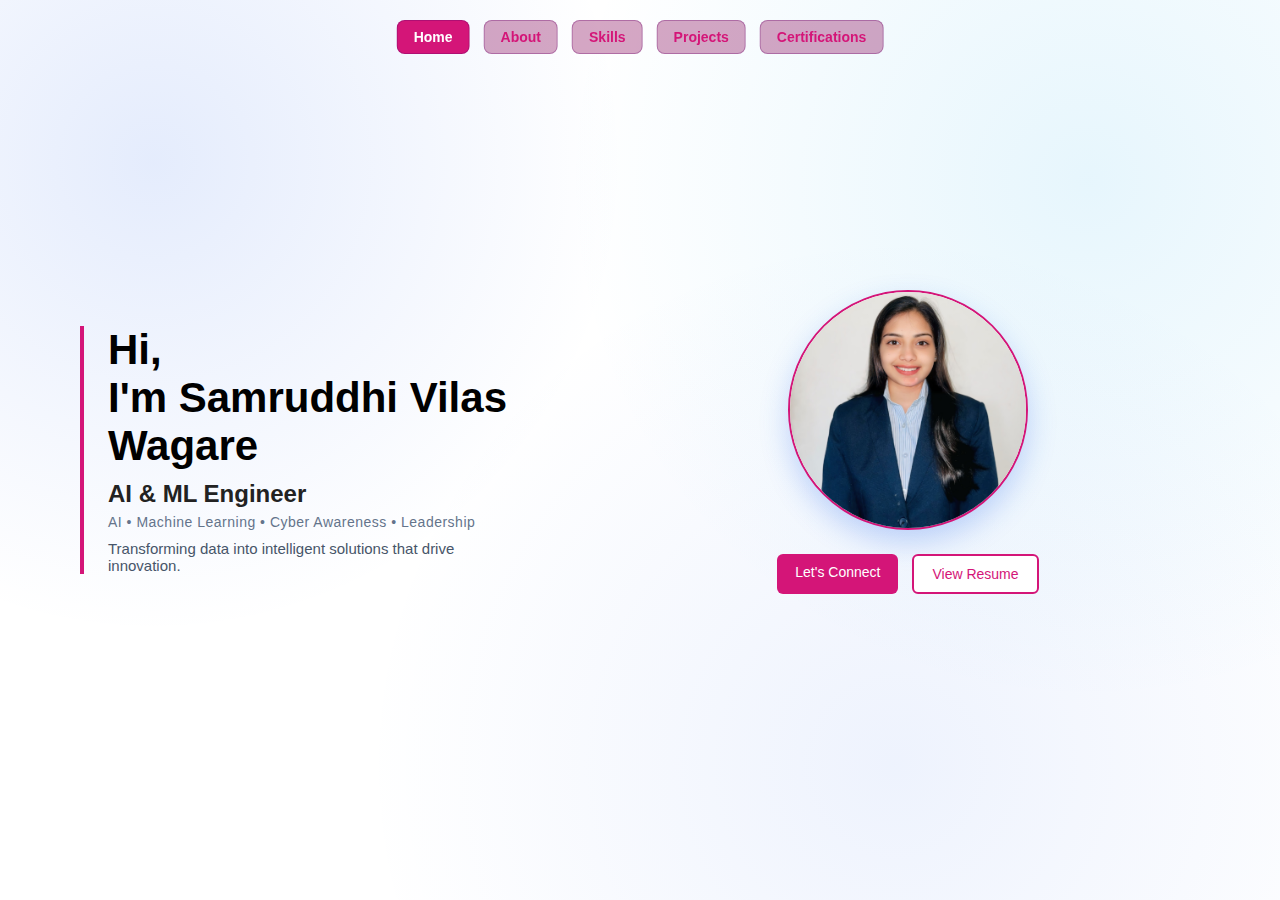
<file: index.html>
<!DOCTYPE html>
<html lang="en">
<head>
  <meta charset="UTF-8">
  <meta name="viewport" content="width=device-width, initial-scale=1.0">
  <title>Samruddhi Vilas Wagare | Portfolio</title>
  <link rel="stylesheet" href="styles.css">
  <link rel="stylesheet" href="https://cdnjs.cloudflare.com/ajax/libs/font-awesome/6.5.1/css/all.min.css">
</head>
<body>

  <!-- NAVIGATION BAR -->
<div class="nav-minimal">
  <a href="index.html" class="active"s>Home</a>
  <a href="about.html">About</a>
  <a href="skills.html">Skills</a>
  <a href="projects.html">Projects</a>
  <a href="certifications.html">Certifications</a>
</div>

  <!-- HERO SECTION -->
  <section id="home" class="hero">

    <!-- LEFT TEXT -->
    <div class="hero-text">
      <h1>Hi,<br>I'm Samruddhi Vilas Wagare</h1>
      <h2>AI & ML Engineer</h2>
      <p class="hero-focus">
       AI • Machine Learning • Cyber Awareness • Leadership
    </p>

      <p class="tagline">
        Transforming data into intelligent solutions that drive innovation.
      </p>
    </div>

    <!-- RIGHT PROFILE -->
    <div class="hero-profile">
      <img src="samruddhi photo.jpg" alt="Samruddhi Vilas Wagare">

      <!-- BUTTONS -->
      <div class="profile-buttons">
       <a href="#" class="btn primary" onclick="toggleContact(event)">Let's Connect</a>
        <a href="Samruddhi_Wagare_Resume.pdf" class="btn secondary" target="_blank">
           View Resume
        </a>

      </div>

      <!-- CONTACT DETAILS -->
      <div id="contactDetails" class="contact-details">

  <div class="connect-bar">

    <a href="mailto:samruddhiwagare98@gmail.com" class="connect-btn email">
      <i class="fas fa-envelope"></i> Email
    </a>

    <a href="https://github.com/samruddhi-wagare" target="_blank" class="connect-btn github">
      <i class="fab fa-github"></i> GitHub
    </a>

    <a href="https://www.linkedin.com/in/samruddhi-wagare-414857327/" target="_blank" class="connect-btn linkedin">
      <i class="fab fa-linkedin-in"></i> LinkedIn
    </a>

    <a href="https://www.kaggle.com/samruddhiwagare" target="_blank" class="connect-btn kaggle">
      <i class="fab fa-kaggle"></i> Kaggle
    </a>

    <a href="https://wa.me/917058181350" target="_blank" class="connect-btn whatsapp">
      <i class="fab fa-whatsapp"></i> WhatsApp
    </a>

  </div>

</div>

    </div>

  </section>

  <!-- SCRIPT -->
  <script>
    function toggleContact(event) {
      event.preventDefault();
      document.getElementById("contactDetails").classList.toggle("show");
    }
  </script>

</body>
</html>
</file>
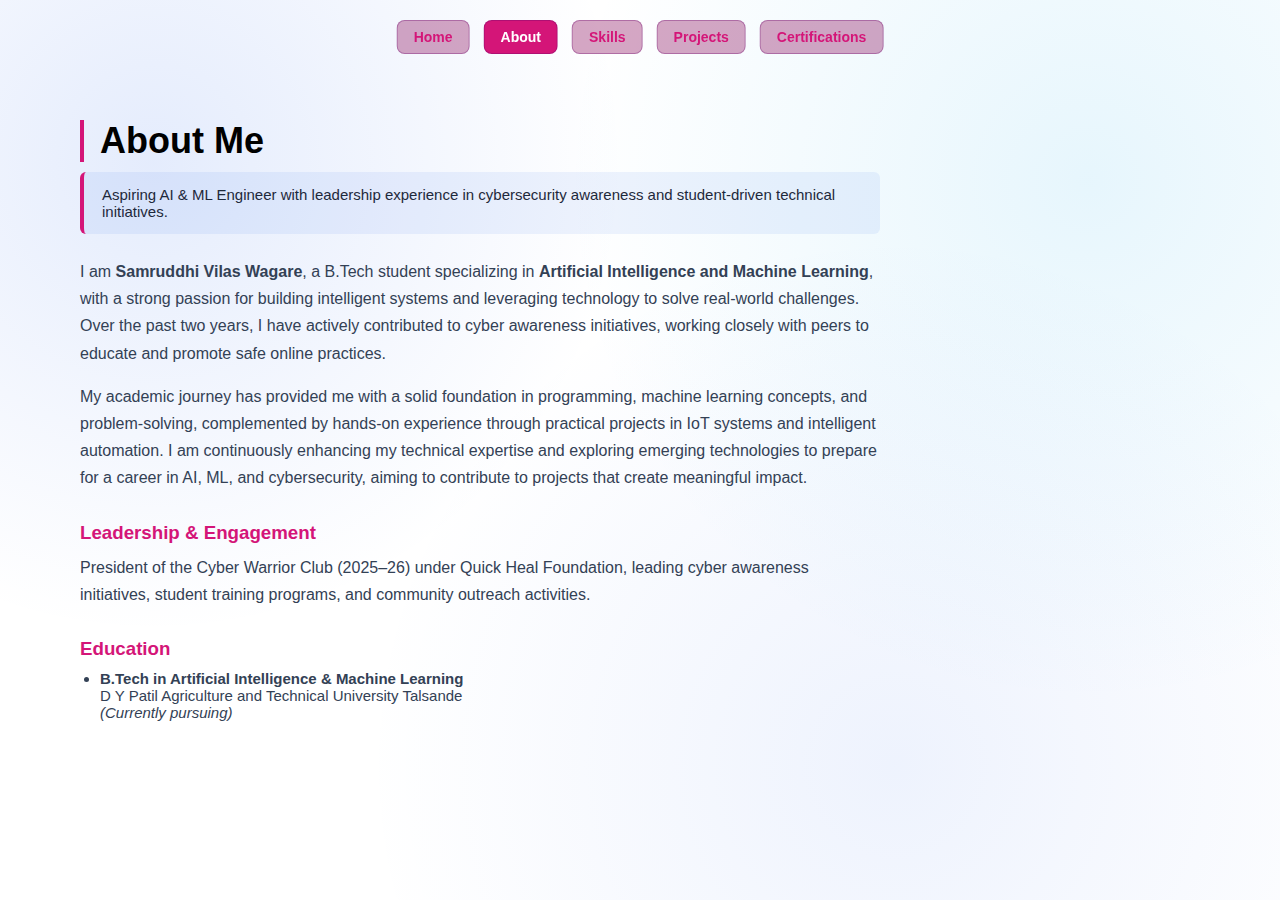
<file: about.html>
<!DOCTYPE html>
<html lang="en">
<head>
  <meta charset="UTF-8">
  <meta name="viewport" content="width=device-width, initial-scale=1.0">
  <title>About Me | Samruddhi Vilas Wagare</title>
  <link rel="stylesheet" href="styles.css">
</head>
<body>

  <!-- NAVIGATION BAR -->
<div class="nav-minimal">
  <a href="index.html">Home</a>
  <a href="about.html"class="active">About</a>
  <a href="skills.html">Skills</a>
  <a href="projects.html">Projects</a>
  <a href="certifications.html">Certifications</a>
</div>

  <!-- ABOUT SECTION -->
  <section class="about-section">

    <h1 class="section-title">About Me</h1>

    <div class="about-content">
        <div class="about-highlight">
        Aspiring AI & ML Engineer with leadership experience in cybersecurity
        awareness and student-driven technical initiatives.
        </div>


      <p>
        I am <strong>Samruddhi Vilas Wagare</strong>, a B.Tech student specializing 
        in <strong>Artificial Intelligence and Machine Learning</strong>, with a 
        strong passion for building intelligent systems and leveraging technology to solve real-world challenges. 
        Over the past two years, I have actively contributed to cyber awareness initiatives, 
        working closely with peers to educate and promote safe online practices.
      </p>

      <p>
        My academic journey has provided me with a solid 
        foundation in programming, machine learning concepts, 
        and problem-solving, complemented by hands-on experience 
        through practical projects in IoT systems and intelligent automation.
        I am continuously enhancing my technical expertise and exploring 
        emerging technologies to prepare for a career in AI, ML, and cybersecurity,
        aiming to contribute to projects that create meaningful impact.
      </p>

     <h3>Leadership & Engagement</h3>
         <p>
        President of the Cyber Warrior Club (2025–26) under Quick Heal Foundation,
        leading cyber awareness initiatives, student training programs,
        and community outreach activities.
         </p>

      <h3>Education</h3>
      <ul>
          <li>
              <strong>B.Tech in Artificial Intelligence & Machine Learning</strong><br>
                    D Y Patil Agriculture and Technical University Talsande <br>
                    <em>(Currently pursuing)</em>
          </li>
      </ul>


    </div>

  </section>

</body>
</html>
</file>
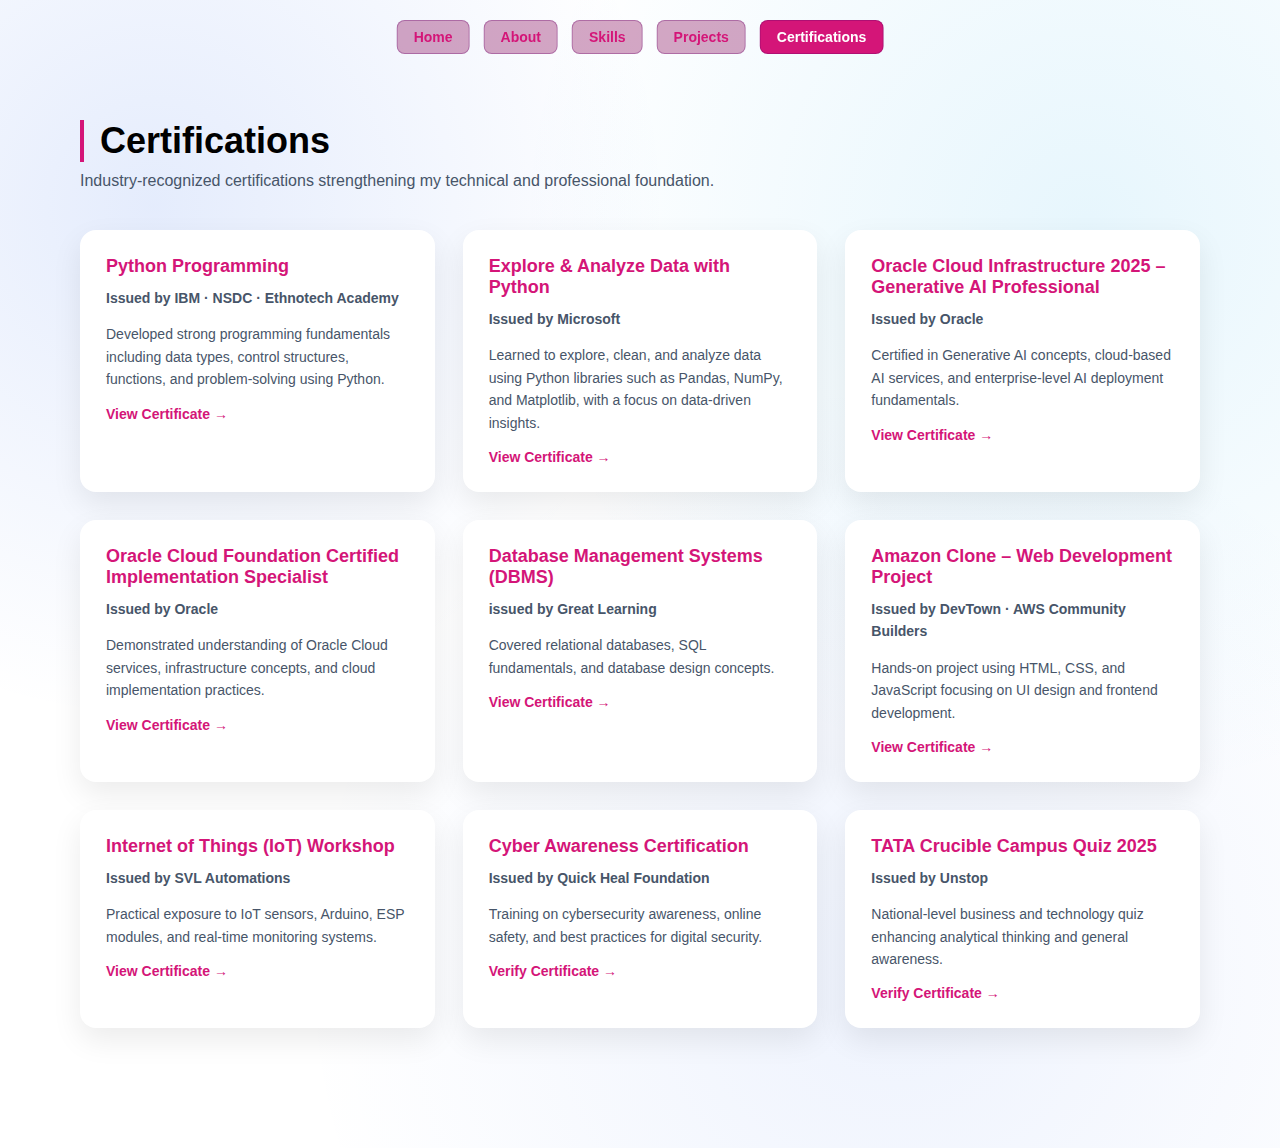
<file: certifications.html>
<!DOCTYPE html>
<html lang="en">
<head>
  <meta charset="UTF-8">
  <meta name="viewport" content="width=device-width, initial-scale=1.0">
  <title>Certifications | Samruddhi Wagare</title>
  <link rel="stylesheet" href="styles.css">
</head>
<body>

  <!-- NAVIGATION BAR -->
<div class="nav-minimal">
  <a href="index.html">Home</a>
  <a href="about.html">About</a>
  <a href="skills.html">Skills</a>
  <a href="projects.html">Projects</a>
  <a href="certifications.html" class="active">Certifications</a>
</div>

  <!-- CERTIFICATIONS SECTION -->
  <section class="projects-section">

    <h1 class="section-title">Certifications</h1>
    <p class="section-subtitle">
      Industry-recognized certifications strengthening my technical and professional foundation.
    </p>

    <div class="projects-grid">

      <!-- CERT 1 -->
      <div class="project-card">
        <h3>Python Programming</h3>
        <p class="cert-provider">Issued by IBM · NSDC · Ethnotech Academy</p>
        <p>
          Developed strong programming fundamentals including data types,
          control structures, functions, and problem-solving using Python.
        </p>
        <a href="https://courses.etrain.skillsnetwork.site/certificates/00faa72930dd4e2b8fe27f67ab9e5c81" target="_blank">
          View Certificate →
        </a>
      </div>

      <!-- microsoft-->
      <div class="project-card">
        <h3>Explore & Analyze Data with Python</h3>
        <p class="cert-provider">Issued by Microsoft</p>
        <p>
          Learned to explore, clean, and analyze data using Python libraries such as
          Pandas, NumPy, and Matplotlib, with a focus on data-driven insights.
        </p>
        <a href="https://learn.microsoft.com/en-us/users/samruddhivilaswagare-9041/achievements/37q4gjjh?ref=https%3A%2F%2Fwww.linkedin.com%2F" target="_blank">
          View Certificate →
        </a>
      </div>
  

      <!-- ORACLE GEN AI -->
      <div class="project-card">
        <h3>Oracle Cloud Infrastructure 2025 – Generative AI Professional</h3>
        <p class="cert-provider">Issued by Oracle</p>
        <p>
          Certified in Generative AI concepts, cloud-based AI services,
          and enterprise-level AI deployment fundamentals.
        </p>
        <a href="https://catalog-education.oracle.com/ords/certview/sharebadge?id=DC80EF497AE11D399C06FC4F270E7E3EA01306B0F4837FBD167E4D2FA8E55FB0" target="_blank">
          View Certificate →
        </a>
      </div>

     <!-- ORACLE FOUNDATION -->
      <div class="project-card">
        <h3>Oracle Cloud Foundation Certified Implementation Specialist</h3>
        <p class="cert-provider">Issued by Oracle</p>
        <p>
          Demonstrated understanding of Oracle Cloud services,
          infrastructure concepts, and cloud implementation practices.
        </p>
        <a href="https://catalog-education.oracle.com/ords/certview/sharebadge?id=37540408C837B8841628A1FA8DD1DA9195E2A660762EAB4B9C3BAA0A391EDB38" target="_blank">
          View Certificate →
        </a>
      </div>

      <!-- DBMS -->
      <div class="project-card">
        <h3>Database Management Systems (DBMS)</h3>
        <p class="cert-provider">issued by Great Learning</p>
        <p>
          Covered relational databases, SQL fundamentals,
          and database design concepts.
        </p>
        <a href="https://www.mygreatlearning.com/certificate/NRMTSFNL?referrer_code=GLWPFY4GOZ_AQ" target="_blank">
          View Certificate →
        </a>
      </div>

      <!-- AMAZON CLONE -->
      <div class="project-card">
        <h3>Amazon Clone – Web Development Project</h3>
        <p class="cert-provider">Issued by DevTown · AWS Community Builders</p>
        <p>
          Hands-on project using HTML, CSS, and JavaScript
          focusing on UI design and frontend development.
        </p>
        <a href="https://www.cert.devtown.in/verify/ZgO51F" target="_blank">
          View Certificate →
        </a>
      </div>

      <!-- IOT -->
      <div class="project-card">
        <h3>Internet of Things (IoT) Workshop</h3>
        <p class="cert-provider">Issued by SVL Automations</p>
        <p>
          Practical exposure to IoT sensors, Arduino,
          ESP modules, and real-time monitoring systems.
        </p>
        <a href="https://certificates.svlautomations.in/certificate.php?code=67D-F5C-F06" target="_blank">
          View Certificate →
        </a>
      </div>

      <!-- CYBER AWARENESS -->
      <div class="project-card">
        <h3>Cyber Awareness Certification</h3>
        <p class="cert-provider">Issued by Quick Heal Foundation</p>
        <p>
          Training on cybersecurity awareness, online safety,
          and best practices for digital security.
        </p>
        <a href=" " target="_blank">
          Verify Certificate →
        </a>
      </div>

      <!-- TATA CRUCIBLE -->
      <div class="project-card">
        <h3>TATA Crucible Campus Quiz 2025</h3>
        <p class="cert-provider">Issued by Unstop</p>
        <p>
          National-level business and technology quiz
          enhancing analytical thinking and general awareness.
        </p>
        <a href="https://unstop.com/certificate-preview/0be815b9-9dfe-4d02-b55c-bc2ae80d66f2?utm_campaign=site-emails" target="_blank">
          Verify Certificate →
        </a>
      </div>

    </div>

  </section>

</body>
</html>
</file>
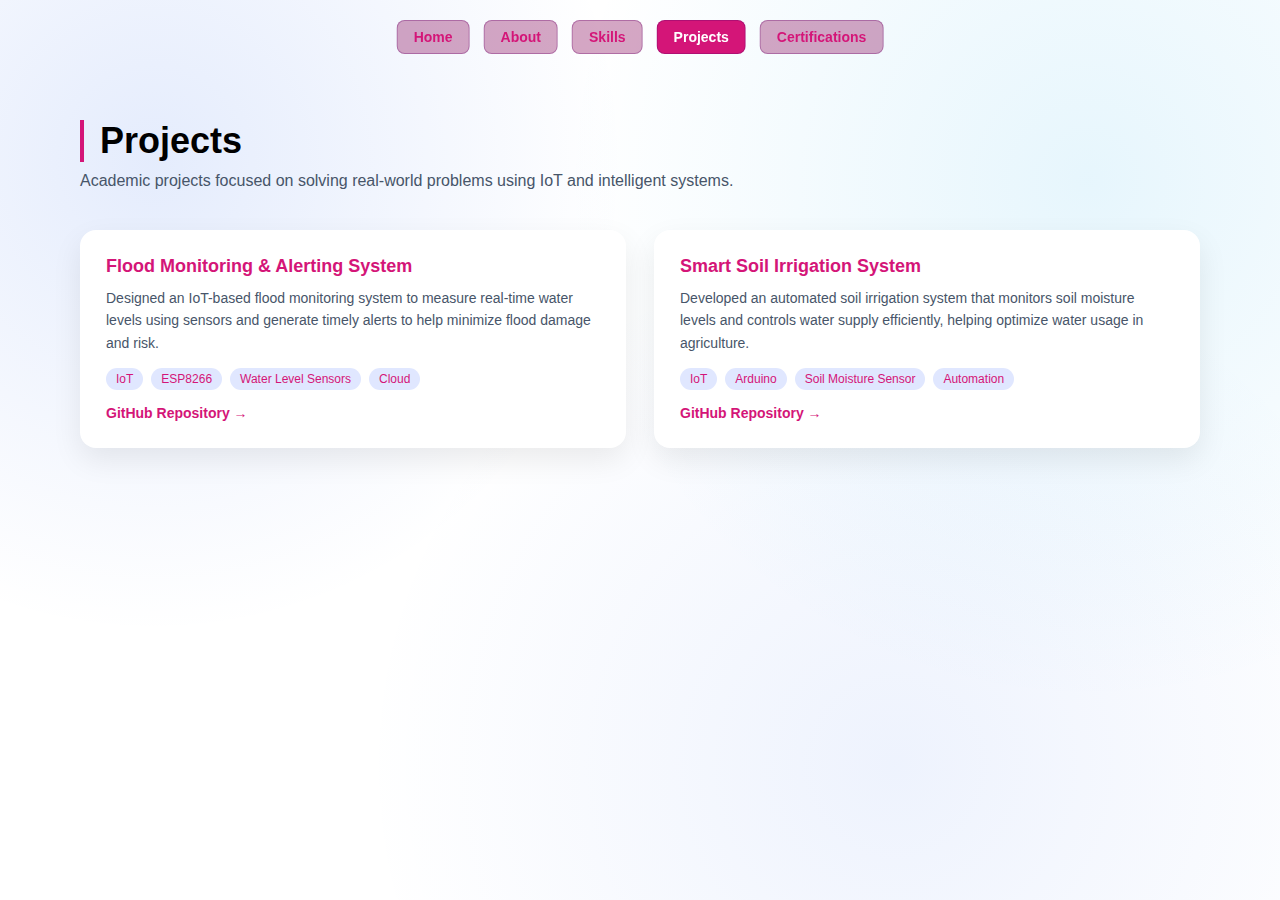
<file: projects.html>
<!DOCTYPE html>
<html lang="en">
<head>
  <meta charset="UTF-8">
  <title>Projects | Samruddhi Vilas Wagare</title>
  <meta name="viewport" content="width=device-width, initial-scale=1.0">
  <link rel="stylesheet" href="styles.css">
</head>
<body>

  <!-- NAVIGATION BAR -->
<div class="nav-minimal">
  <a href="index.html">Home</a>
  <a href="about.html">About</a>
  <a href="skills.html">Skills</a>
  <a href="projects.html" class="active">Projects</a>
  <a href="certifications.html">Certifications</a>
</div>

  <!-- PROJECTS SECTION -->
  <section class="projects-section">

    <h1 class="section-title">Projects</h1>
    <p class="section-subtitle">
      Academic projects focused on solving real-world problems using IoT and intelligent systems.
    </p>

    <div class="projects-grid">

      <!-- PROJECT 1 -->
      <div class="project-card">
        <h3>Flood Monitoring & Alerting System</h3>
        <p>
          Designed an IoT-based flood monitoring system to measure real-time water levels
          using sensors and generate timely alerts to help minimize flood damage and risk.
        </p>

        <div class="tech-stack">
          <span>IoT</span>
          <span>ESP8266</span>
          <span>Water Level Sensors</span>
          <span>Cloud</span>
        </div>

        <a href="https://github.com/samruddhi-wagare/flood-monitoring-alerting-system-IOT" target="_blank">
          GitHub Repository →
        </a>
      </div>

      <!-- PROJECT 2 -->
      <div class="project-card">
        <h3>Smart Soil Irrigation System</h3>
        <p>
          Developed an automated soil irrigation system that monitors soil moisture levels
          and controls water supply efficiently, helping optimize water usage in agriculture.
        </p>

        <div class="tech-stack">
          <span>IoT</span>
          <span>Arduino</span>
          <span>Soil Moisture Sensor</span>
          <span>Automation</span>
        </div>

        <a href="https://github.com/samruddhi-wagare/soil-irrigation-system-iot" target="_blank">
          GitHub Repository →
        </a>
      </div>

    </div>

  </section>

</body>
</html>
</file>
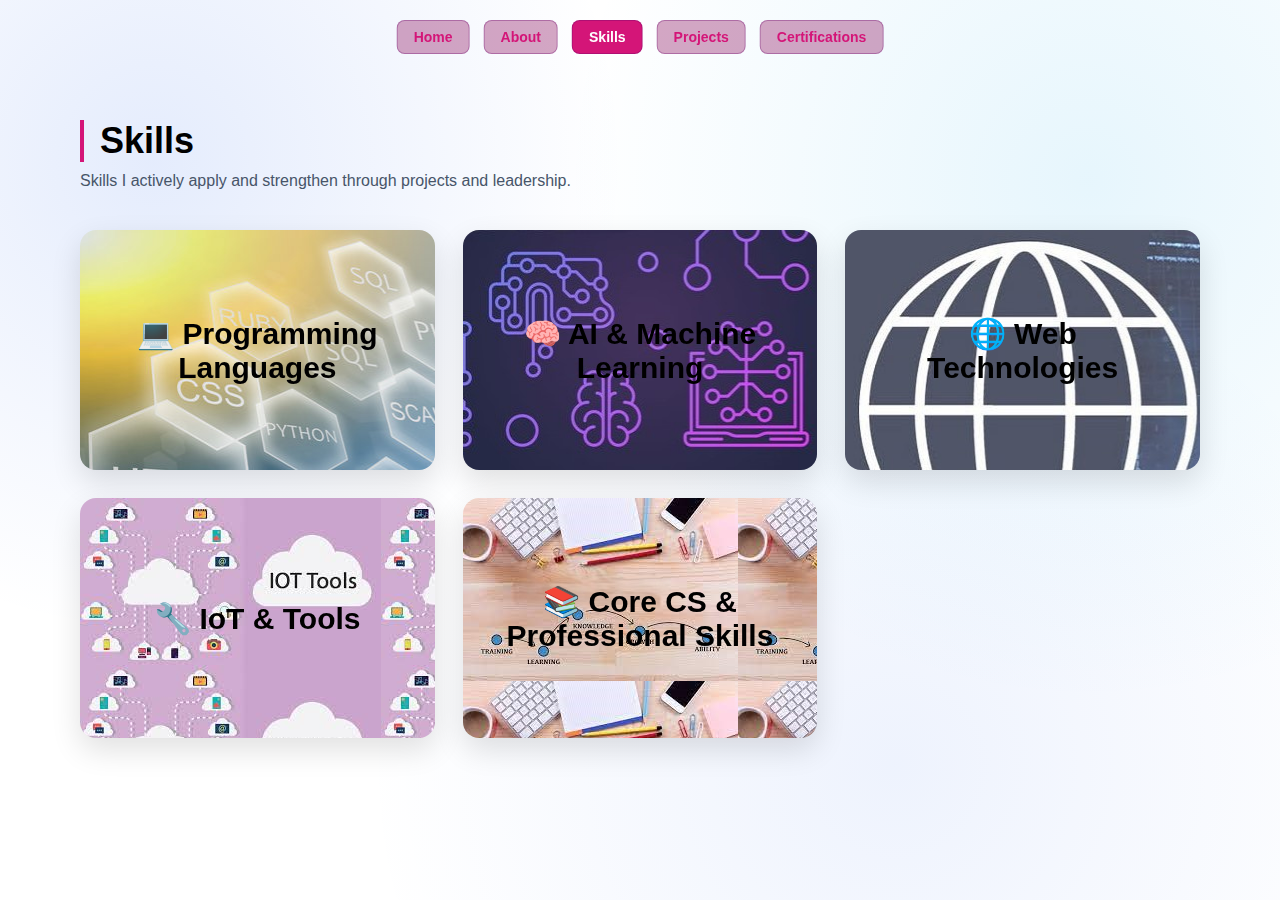
<file: skills.html>
<!DOCTYPE html>
<html lang="en">
<head>
  <meta charset="UTF-8">
  <title>Skills | Samruddhi Vilas Wagare</title>
  <link rel="stylesheet" href="styles.css">
</head>
<body>

  <!-- NAVIGATION BAR -->
<div class="nav-minimal">
  <a href="index.html">Home</a>
  <a href="about.html">About</a>
  <a href="skills.html"class="active">Skills</a>
  <a href="projects.html">Projects</a>
  <a href="certifications.html">Certifications</a>
</div>

  <!-- SKILLS SECTION -->
<section class="skills-section">

  <h1 class="section-title">Skills</h1>
  <p class="section-subtitle">
    Skills I actively apply and strengthen through projects and leadership.
  </p>

  <!-- SKILLS GRID -->
  <div class="skills-grid">

    <!-- CARD 1 -->
    <div class="skills-grid">

  <div class="flip-card programming">
    <div class="flip-card-inner">
      <div class="flip-card-front">
        <h3>💻 Programming Languages</h3>
      </div>
      <div class="flip-card-back">
        <ul>
          <li>Python (Data Analysis & ML Foundations)</li> 
          <li>R Programming (Statistical Computing)</li> 
          <li>C++ (Object-Oriented Concepts)</li> 
          <li>C (Core Programming & Logic Building)</li>
        </ul>
      </div>
    </div>
  </div>

  <div class="flip-card ai">
    <div class="flip-card-inner">
      <div class="flip-card-front">
        <h3>🧠 AI & Machine Learning</h3>
      </div>
      <div class="flip-card-back">
        <ul>
         <li>Machine Learning Algorithms & Concepts</li> 
         <li>Data Preprocessing & Feature Engineering</li> 
         <li>Model Training, Testing & Evaluation</li> 
         <li>AI, Big Data & Statistical Fundamentals</li>
      </div>
    </div>
  </div>

  <div class="flip-card web">
    <div class="flip-card-inner">
      <div class="flip-card-front">
        <h3>🌐 Web Technologies</h3>
      </div>
      <div class="flip-card-back">
        <ul>
          <li>HTML5 (Semantic & Responsive Design)</li>
          <li>CSS3 (Layouts, Styling & Animations)</li>
          <li>JavaScript (Basic Interactivity & DOM)<li> JavaScript<span class="level">Advanced</span></li></li>
          <li>PHP (Server-Side Fundamentals)</li>
        </ul>
      </div>
    </div>
  </div>

  <div class="flip-card iot">
    <div class="flip-card-inner">
      <div class="flip-card-front">
        <h3>🔧 IoT & Tools</h3>
      </div>
      <div class="flip-card-back">
        <ul>
          <li>IoT Sensors & Microcontrollers</li>
          <li>Arduino Uno, ESP8266 / ESP32</li>
          <li>Git & GitHub (Version Control)</li>
          <li>VS Code & Jupyter Notebook</li>
        </ul>
      </div>
    </div>
  </div>

  <div class="flip-card cs">
    <div class="flip-card-inner">
      <div class="flip-card-front">
        <h3>📚 Core CS & Professional Skills</h3>
      </div>
      <div class="flip-card-back">
        <h3>Core CS & Professional Skills</h3>
        <ul>
          <li>Data Structures, DBMS, OS (Fundamentals)</li>
          <li>Problem Solving & Analytical Thinking</li>
          <li>Leadership & Team Management</li>
          <li>Communication & Presentation Skills</li>
        </ul>
      </div>
    </div>
  </div>

</div>
</section>

<script>
  document.querySelectorAll('.flip-card').forEach(card => {
    card.addEventListener('click', () => {
      card.querySelector('.flip-card-inner').classList.toggle('flipped');
    });
  });
</script>

</body>
</html>
</file>
<file: styles.css>
/* ------------------------------------------------------------------------- HOME PAGE ------------------------------------------------------------------------- */
* {
  margin: 0;
  padding: 0;
  box-sizing: border-box;
  font-family: "Segoe UI", sans-serif;
}

/* MULTI-GRADIENT BACKGROUND */
body {
  background:
    radial-gradient(circle at 12% 18%, rgba(37, 99, 235, 0.12), transparent 35%),
    radial-gradient(circle at 85% 20%, rgba(14, 165, 233, 0.10), transparent 40%),
    radial-gradient(circle at 70% 85%, rgba(37, 99, 235, 0.08), transparent 45%),
    #ffffff;
}

/* HERO SECTION */
.hero {
  min-height: 100vh;
  display: flex;
  justify-content: space-between;
  align-items: center;
  padding: 80px;
}

/* LEFT TEXT */
.hero-text {
  padding-left: 24px;
  border-left: 4px solid #d41578;
}

.hero-text h1 {
  font-size: 42px;
  font-weight: 700;
  margin-bottom: 10px;
}

.hero-text h2 {
  font-size: 24px;
  color: #222;
}

.tagline {
  margin-top: 10px;
  font-size: 15px;
  color: #475569;
  max-width: 420px;
}

/* PROFILE IMAGE */
.hero-profile {
  text-align: center;
}

.hero-profile img {
  width: 240px;
  height: 240px;
  border-radius: 50%;
  object-fit: cover;
  object-position: center 25%;
  border: 2px solid #d41578;
  background-color: white;
  box-shadow: 0 12px 28px rgba(37, 99, 235, 0.25);
}

/* BUTTONS BELOW PHOTO */
.profile-buttons {
  margin-top: 20px;
  display: flex;
  gap: 14px;
  justify-content: center;
}

.btn {
  padding: 10px 18px;
  border-radius: 6px;
  text-decoration: none;
  font-size: 14px;
  cursor: pointer;
  transition: all 0.25s ease;
}

.btn.primary {
  background: #d41578;
  color: white;
}

.btn.secondary {
  background: #ffffff;
  color: #d41578;
  border: 2px solid #d41578;
}

.btn:hover {
  transform: translateY(-2px);
  box-shadow: 0 8px 18px rgba(37, 99, 235, 0.25);
}

/* INLINE CONTACT DETAILS */
.contact-details {
  margin-top: 16px;
  text-align: center;
  font-size: 14px;
  color: #334155;
  max-height: 0;
  overflow: hidden;
  opacity: 0;
  transition: all 0.35s ease;
}

.contact-details.show {
  max-height: 220px;
  opacity: 1;
}

.contact-details p {
  margin-bottom: 6px;
}

.contact-details a {
  color: #d41578;
  text-decoration: none;
}

.contact-details a:hover {
  text-decoration: underline;
}

/* RESPONSIVE */
@media (max-width: 900px) {
  .hero {
    flex-direction: column;
    text-align: center;
  }

  .top-buttons {
    position: static;
    justify-content: center;
    margin-top: 20px;
  }

  .hero-profile {
    margin-top: 30px;
  }

  .hero-text {
    border-left: none;
    padding-left: 0;
  }
}

.hero-focus {
  margin-top: 6px;
  font-size: 14px;
  color: #64748b;
  letter-spacing: 0.5px;
}

.hero-text {
  animation: slideIn 1s ease;
}

@keyframes slideIn {
  from { opacity: 0; transform: translateX(-20px); }
  to { opacity: 1; transform: translateX(0); }
}


/* ================= PROJECTS PAGE ================= */

.projects-section {
  min-height: 100vh;
  padding: 120px 80px;
}

.projects-grid {
  display: grid;
  grid-template-columns: repeat(auto-fit, minmax(320px, 1fr));
  gap: 28px;
}

.project-card {
  background: #ffffff;
  padding: 26px;
  border-radius: 16px;
  box-shadow: 0 12px 30px rgba(0,0,0,0.08);
  transition: transform 0.3s ease, box-shadow 0.3s ease;
}

.project-card:hover {
  transform: translateY(-6px);
  box-shadow: 0 16px 40px rgba(37, 99, 235, 0.18);
}

.project-card h3 {
  margin-bottom: 10px;
  font-size: 18px;
  color:#d41578;
}

.project-card p {
  font-size: 14px;
  color: #475569;
  line-height: 1.6;
  margin-bottom: 14px;
}

.tech-stack {
  display: flex;
  flex-wrap: wrap;
  gap: 8px;
  margin-bottom: 14px;
}

.tech-stack span {
  background: #e0e7ff;
  color: #d41578;
  font-size: 12px;
  padding: 4px 10px;
  border-radius: 12px;
}

.project-card a {
  font-size: 14px;
  font-weight: 600;
  color: #d41578;
  text-decoration: none;
}

.project-card a:hover {
  text-decoration: underline;
}

@media (max-width: 768px) {
  .projects-section {
    padding: 120px 30px;
  }
}


/* ------------------------------------------------------------------------- ABOUT PAGE ------------------------------------------------------------------------- */
.about-section {
  min-height: 100vh;
  padding: 120px 80px;
}

.about-content {
  max-width: 800px;
}

.about-content p {
  font-size: 16px;
  color: #334155;
  margin-bottom: 16px;
  line-height: 1.7;
}

.about-content h3 {
  margin-top: 30px;
  margin-bottom: 10px;
  color: #d41578;
}

.about-content ul {
  padding-left: 20px;
}

.about-content li {
  font-size: 15px;
  color: #334155;
}

/* RESPONSIVE */
@media (max-width: 900px) {
  .about-section {
    padding: 120px 30px;
  }
}

.about-highlight {
  background: rgba(37, 99, 235, 0.08);
  border-left: 4px solid #d41578;
  padding: 14px 18px;
  margin-bottom: 24px;
  font-size: 15px;
  color: #1e293b;
  border-radius: 6px;
}


/* ======================= SKILLS SECTION ======================= */

.skills-section {
  min-height: 100vh;
  padding: 120px 80px;
}

.section-title {
  font-size: 36px;
  margin-bottom: 10px;
  border-left: 4px solid #d41578;
  padding-left: 16px;
}

.section-subtitle {
  color: #475569;
  margin-bottom: 40px;
}

/* GRID */
.skills-grid {
  display: grid;
  grid-template-columns: repeat(auto-fit, minmax(260px, 1fr));
  gap: 28px;
}

/* ======================= FLIP CARD ======================= */

.flip-card {
  perspective: 1200px;
  height: 240px;
}

/* ROTATION */
.flip-card-inner {
  position: relative;
  width: 100%;
  height: 100%;
  transform-style: preserve-3d;
  transition: transform 0.8s ease;
}

/* HOVER FLIP (DESKTOP) */
.flip-card:hover .flip-card-inner {
  transform: rotateY(180deg);
}

/* FRONT + BACK COMMON */
.flip-card-front,
.flip-card-back {
  position: absolute;
  inset: 0;
  border-radius: 16px;
  backface-visibility: hidden;
  display:grid;
  align-items: center;
  justify-content: center;
  padding: 24px;
  box-shadow: 0 12px 30px rgba(0, 0, 0, 0.12);
}

/* FRONT */
.flip-card-front {
  background: #ffffff;
}

.flip-card-front h3 {
  font-size: 30px;
  color: while;
  text-align: center;
}

/* BACK */
.flip-card-back {
  transform: rotateY(180deg);
  color: #ffffff;
  text-align: left;
  background-size:contain;
  background-position: center;
  position: relative;
}

/* DARK OVERLAY */
.flip-card-back::before {
  content: "";
  position: absolute;
  inset: 0;
  background: rgba(0, 0, 0, 0.65);
  border-radius: 16px;
  z-index: 0;
}

/* CONTENT ABOVE OVERLAY */
.flip-card-back * {
  position: relative;
  z-index: 1;
}

.flip-card-back ul {
  padding-left: 18px;
}

.flip-card-back li {
  font-size: 14px;
  margin-bottom: 6px;
}

/* ======================= BACKGROUND IMAGES ======================= */

.programming .flip-card-front {
  background-image: url("images/programming.jpg");
}

.ai .flip-card-front{
  background-image: url("images/ai.jpg");
}

.web .flip-card-front {
  background-image: url("images/web.jpg");
}


.iot .flip-card-front {
  background-image: url("images/iot.jpg");
}

.cs .flip-card-front {
  background-image: url("images/cs.jpg");
}

//* ================= MINIMAL MOBILE FIX (NON-DESTRUCTIVE) ================= */ 

@media (max-width: 768px) { /* Navbar wrap without redesign */ 
.top-buttons { position: static; 
  justify-content: center;
   margin-bottom: 24px;
    flex-wrap: wrap; } 
    
  /* Home hero stacks vertically */ 
  .hero { 
  flex-direction: column; 
  text-align: center; 
  padding: 40px 30px 60px; /* REDUCED top padding */
}

  /* Remove decorative border only on mobile */ 
  .hero-text { 
    border-left: none; 
    padding-left: 0; 
  } 
  /* Scale text slightly (no style change) */ 
  .hero-text h1 { font-size: 32px; } 
  .hero-text h2 { font-size: 20px; } 
  /* Image fits small screens */ 
  .hero-profile img { width: 200px; height: 200px; } 
  /* Buttons don’t overflow */ 
  .profile-buttons { flex-wrap: wrap; } }

/* ================= CONNECT BAR ================= */

.connect-bar {
  margin-top: 14px;
  display: flex;
  flex-wrap: wrap;
  gap: 10px;
  justify-content: center;
}

/* BUTTON BASE */
/* FORCE WHITE ICON + TEXT INSIDE CONNECT BUTTONS */
.connect-btn,
.connect-btn i,
.connect-btn span {
  color: #ffffff !important;
  display: flex;
  align-items: center;
  gap: 6px;
  padding: 8px 14px;
  border-radius: 6px;
  font-size: 13px;
  font-weight: 600;
  text-decoration: none;
  transition: transform 0.2s ease, box-shadow 0.2s ease;
}

.connect-btn:hover {
  transform: translateY(-2px);
  box-shadow: 0 6px 16px rgba(0,0,0,0.18);
}

/* BRAND COLORS */
.connect-btn.email { background: #d15f54; }
.connect-btn.github { background: #7da5cc; }
.connect-btn.linkedin { background: #0077b5; }
.connect-btn.kaggle { background: #20beff; }
.connect-btn.whatsapp { background: #25d366; }

/* MOBILE STACK FIX */
@media (max-width: 768px) {
  .connect-bar {
    justify-content: center;
  }
}


/* FIX LINK CLICK ISSUE (IMPORTANT) */
.connect-btn {
  position: relative;
  z-index: 999;
  pointer-events: auto;
}
 
.connect-bar {
  position: relative;
  z-index: 999;
}

/*certification page*/
.cert-provider {
  font-size: 12px;
  color: #d41578;
  font-weight: 600;
  margin-bottom: 6px;
}

/* ================= NAV BAR – BOX BUTTON STYLE ================= */

.nav-minimal {
  position: fixed;
  top: 20px;
  left: 50%;
  transform: translateX(-50%);
  display: flex;
  gap: 14px;
  z-index: 1000;
}

/* BUTTON BOX */
.nav-minimal a {
  padding: 8px 16px;
  border-radius: 8px;
  background: rgba(136, 3, 87, 0.35);
  border: 1px solid rgba(108, 7, 106, 0.358);
  color: #d41578;
  text-decoration: none;
  font-size: 14px;
  font-weight: 600;
  transition: background 0.25s ease, box-shadow 0.25s ease;
}

/* HOVER EFFECT (NO SIZE CHANGE) */
.nav-minimal a:hover {
  background: #d41578;
  color: #ffffff;
  box-shadow: 0 6px 18px rgba(136, 3, 87, 0.35);
}

/* ACTIVE PAGE (OPTIONAL BUT RECOMMENDED) */
.nav-minimal a.active {
  background: #d41578;
  color: #ffffff;
}

/* MOBILE FIX */
@media (max-width: 768px) {
  .nav-minimal {
    flex-wrap: wrap;
    justify-content: center;
  }
}
</file>
